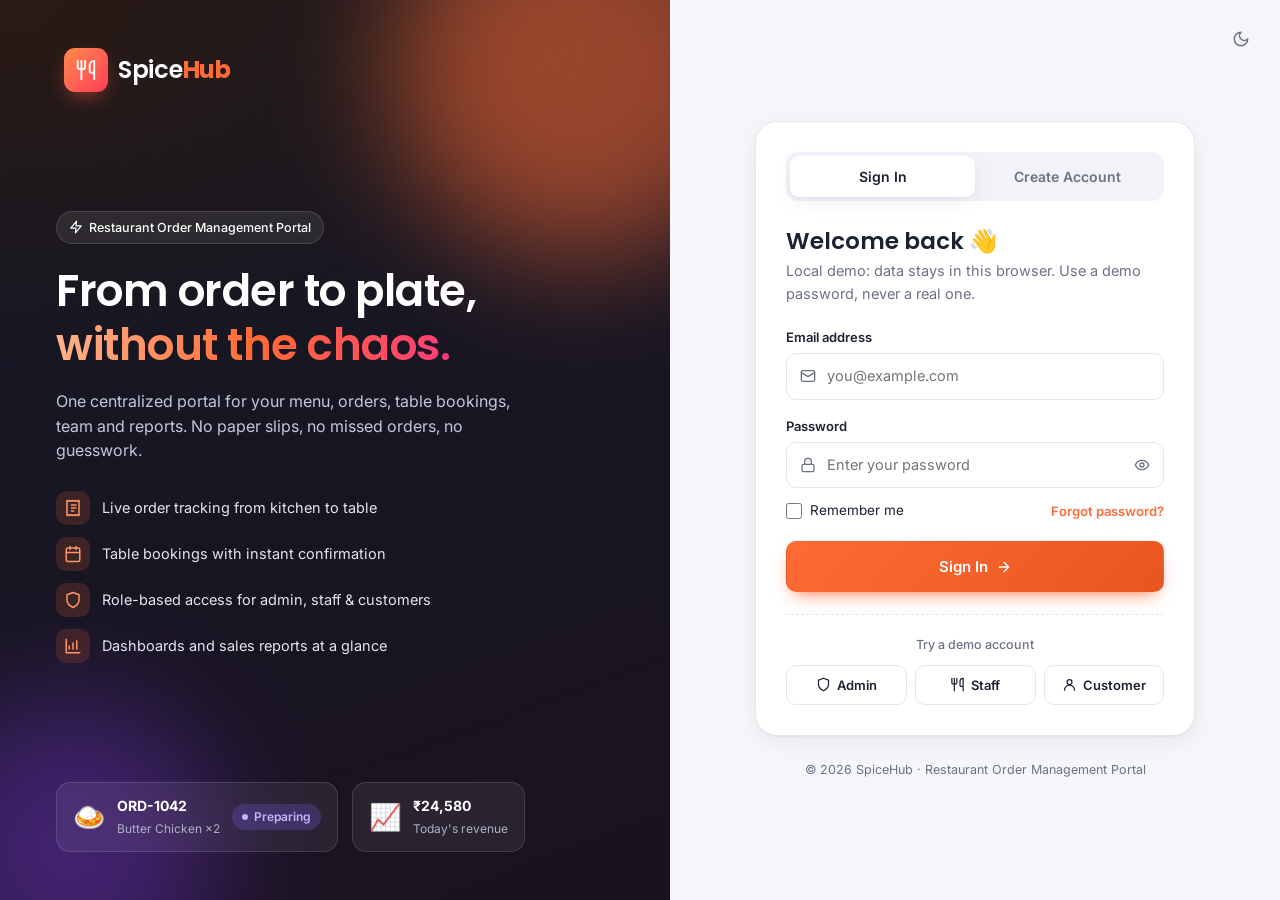
<file: index.html>
<!DOCTYPE html>
<html lang="en">
<head>
  <meta charset="UTF-8">
  <meta name="viewport" content="width=device-width, initial-scale=1.0">
  <meta name="description" content="SpiceHub — Restaurant Order Management Portal">
  <title>SpiceHub — Sign In</title>
  <link rel="preconnect" href="https://fonts.googleapis.com">
  <link rel="preconnect" href="https://fonts.gstatic.com" crossorigin>
  <link href="https://fonts.googleapis.com/css2?family=Inter:wght@400;500;600;700&family=Poppins:wght@500;600;700&display=swap" rel="stylesheet">
  <link rel="stylesheet" href="css/style.css">
  <script src="js/utils.js"></script>
  <script>Theme.init();</script>
</head>
<body class="auth-page">

  <div class="auth-wrap">
    <!-- ===== Left: brand / hero ===== -->
    <section class="auth-hero">
      <div class="hero-blob b1"></div>
      <div class="hero-blob b2"></div>

      <div class="brand brand-lg">
        <span class="brand-logo" data-icon="logo" data-size="22"></span>
        <span class="brand-name">Spice<b>Hub</b></span>
      </div>

      <div class="hero-content">
        <span class="hero-pill"><span data-icon="bolt" data-size="14"></span> Restaurant Order Management Portal</span>
        <h1>From order to plate, <span class="grad">without the chaos.</span></h1>
        <p>One centralized portal for your menu, orders, table bookings, team and reports. No paper slips, no missed orders, no guesswork.</p>

        <ul class="hero-features">
          <li><span data-icon="receipt"></span>Live order tracking from kitchen to table</li>
          <li><span data-icon="calendar"></span>Table bookings with instant confirmation</li>
          <li><span data-icon="shield"></span>Role-based access for admin, staff &amp; customers</li>
          <li><span data-icon="chart"></span>Dashboards and sales reports at a glance</li>
        </ul>
      </div>

      <div class="hero-float">
        <div class="float-card fc1">
          <span class="fc-emoji">🍛</span>
          <div><strong>ORD-1042</strong><small>Butter Chicken ×2</small></div>
          <span class="badge s-preparing">Preparing</span>
        </div>
        <div class="float-card fc2">
          <span class="fc-emoji">📈</span>
          <div><strong>₹24,580</strong><small>Today's revenue</small></div>
        </div>
      </div>
    </section>

    <!-- ===== Right: login / register ===== -->
    <section class="auth-panel">
      <button class="icon-btn theme-fab" id="themeBtn" aria-label="Toggle theme"></button>

      <div class="auth-card">
        <div class="brand mobile-brand">
          <span class="brand-logo" data-icon="logo" data-size="20"></span>
          <span class="brand-name">Spice<b>Hub</b></span>
        </div>

        <div class="tabs" role="tablist">
          <button class="tab active" data-tab="login" role="tab">Sign In</button>
          <button class="tab" data-tab="register" role="tab">Create Account</button>
          <span class="tab-indicator"></span>
        </div>

        <!-- Login form -->
        <form id="loginForm" class="auth-form active" novalidate>
          <h2>Welcome back 👋</h2>
          <p class="muted">Local demo: data stays in this browser. Use a demo password, never a real one.</p>

          <div class="field">
            <label for="loginEmail">Email address</label>
            <div class="input-icon"><span data-icon="mail" data-size="16"></span>
              <input id="loginEmail" name="email" type="email" placeholder="you@example.com" autocomplete="email">
            </div>
          </div>

          <div class="field">
            <label for="loginPassword">Password</label>
            <div class="input-icon"><span data-icon="lock" data-size="16"></span>
              <input id="loginPassword" name="password" type="password" placeholder="Enter your password" autocomplete="current-password">
              <button type="button" class="pw-toggle" aria-label="Show password" data-icon="eye" data-size="16"></button>
            </div>
          </div>

          <div class="row-between">
            <label class="check"><input type="checkbox" name="remember"> Remember me</label>
            <a href="#" id="forgotLink" class="link-sm">Forgot password?</a>
          </div>

          <button class="btn btn-primary btn-block btn-lg" type="submit">
            <span>Sign In</span><span data-icon="arrowRight" data-size="16"></span>
          </button>

          <div class="demo-box">
            <p>Try a demo account</p>
            <div class="demo-btns">
              <button type="button" data-demo="admin"><span data-icon="shield" data-size="15"></span>Admin</button>
              <button type="button" data-demo="staff"><span data-icon="utensils" data-size="15"></span>Staff</button>
              <button type="button" data-demo="customer"><span data-icon="user" data-size="15"></span>Customer</button>
            </div>
          </div>
        </form>

        <!-- Register form -->
        <form id="registerForm" class="auth-form" novalidate>
          <h2>Create your account</h2>
          <p class="muted">Create a local demo account. No real orders, bookings or secure authentication.</p>

          <div class="field">
            <label for="regName">Full name</label>
            <input id="regName" name="name" type="text" placeholder="e.g. Rahul Verma" autocomplete="name" maxlength="40">
          </div>
          <div class="form-grid">
            <div class="field">
              <label for="regEmail">Email</label>
              <input id="regEmail" name="email" type="email" placeholder="you@example.com" autocomplete="email">
            </div>
            <div class="field">
              <label for="regPhone">Mobile</label>
              <input id="regPhone" name="phone" type="tel" placeholder="10-digit number" maxlength="10" inputmode="numeric" autocomplete="tel">
            </div>
          </div>
          <div class="field">
            <label for="regPassword">Password</label>
            <div class="input-icon no-lead">
              <input id="regPassword" name="password" type="password" placeholder="At least 6 characters" autocomplete="new-password">
              <button type="button" class="pw-toggle" aria-label="Show password" data-icon="eye" data-size="16"></button>
            </div>
            <div class="strength" id="strength"><span></span><span></span><span></span><span></span></div>
            <small class="strength-label" id="strengthLabel"></small>
          </div>
          <div class="field">
            <label for="regConfirm">Confirm password</label>
            <input id="regConfirm" name="confirm" type="password" placeholder="Re-enter password" autocomplete="new-password">
          </div>
          <div class="field">
            <label class="check"><input type="checkbox" name="terms"> I agree to the terms of service</label>
          </div>

          <button class="btn btn-primary btn-block btn-lg" type="submit">
            <span>Create Account</span><span data-icon="arrowRight" data-size="16"></span>
          </button>
        </form>
      </div>

      <p class="auth-foot">© <span id="year"></span> SpiceHub · Restaurant Order Management Portal</p>
    </section>
  </div>

  <div id="toasts" class="toasts" aria-live="polite"></div>

  <script src="js/icons.js"></script>
  <script src="js/db.js"></script>
  <script src="js/auth.js"></script>
  <script src="js/login.js"></script>
</body>
</html>
</file>
<file: css/style.css>
/* ==========================================================
   SpiceHub — Restaurant Order Management Portal
   style.css : design tokens, layout, components, responsive
   ========================================================== */

/* ---------- 1. Design tokens (CSS variables) ---------- */
:root {
  --bg: #f5f6fa;
  --surface: #ffffff;
  --surface-2: #f1f3f8;
  --text: #1b2232;
  --muted: #6b7385;
  --border: #e4e7ef;

  --primary: #ff6b35;
  --primary-600: #e9551f;
  --primary-soft: #fff0e9;

  --success: #16a34a;  --success-soft: #e7f8ee;
  --warning: #d97706;  --warning-soft: #fef4e2;
  --danger:  #e5484d;  --danger-soft:  #fdecec;
  --info:    #2f6fed;  --info-soft:    #e9f0ff;
  --purple:  #7c5cf0;  --purple-soft:  #f0ecff;
  --teal:    #0e9f9a;  --teal-soft:    #e3f7f6;

  --sidebar: #121826;
  --sidebar-text: #aab3c5;

  --radius: 16px;
  --radius-sm: 10px;
  --shadow: 0 1px 2px rgba(16, 24, 40, .04), 0 6px 20px rgba(16, 24, 40, .06);
  --shadow-lg: 0 24px 60px -12px rgba(16, 24, 40, .25);
  --ease: cubic-bezier(.4, 0, .2, 1);
}

[data-theme="dark"] {
  --bg: #0c1018;
  --surface: #151b26;
  --surface-2: #1d2432;
  --text: #e7eaf0;
  --muted: #8d96a8;
  --border: #262e3e;
  --primary-soft: rgba(255, 107, 53, .14);
  --success-soft: rgba(22, 163, 74, .16);
  --warning-soft: rgba(217, 119, 6, .18);
  --danger-soft: rgba(229, 72, 77, .16);
  --info-soft: rgba(47, 111, 237, .18);
  --purple-soft: rgba(124, 92, 240, .2);
  --teal-soft: rgba(14, 159, 154, .18);
  --sidebar: #0a0e15;
  --shadow: 0 1px 2px rgba(0, 0, 0, .3), 0 8px 24px rgba(0, 0, 0, .25);
}

/* ---------- 2. Base ---------- */
*, *::before, *::after { box-sizing: border-box; margin: 0; padding: 0; }
html { scroll-behavior: smooth; }
body {
  font-family: 'Inter', system-ui, -apple-system, sans-serif;
  background: var(--bg);
  color: var(--text);
  font-size: 14.5px;
  line-height: 1.55;
  -webkit-font-smoothing: antialiased;
  transition: background .3s var(--ease), color .3s var(--ease);
}
body.no-scroll { overflow: hidden; }
[hidden] { display: none !important; }
h1, h2, h3, h4 { font-family: 'Poppins', 'Inter', sans-serif; font-weight: 600; line-height: 1.25; }
a { color: var(--primary); text-decoration: none; }
button { font: inherit; color: inherit; background: none; border: none; cursor: pointer; }
input, select, textarea { font: inherit; color: inherit; }
img { max-width: 100%; }
.ic { display: block; flex-shrink: 0; }
.muted { color: var(--muted); }
.small { font-size: 12.5px; }
.nowrap { white-space: nowrap; }
::selection { background: var(--primary); color: #fff; }
:focus-visible { outline: 2px solid var(--primary); outline-offset: 2px; }

/* ---------- 3. Buttons ---------- */
.btn {
  display: inline-flex; align-items: center; justify-content: center; gap: 8px;
  padding: 10px 18px; border-radius: var(--radius-sm);
  font-weight: 600; font-size: 14px; white-space: nowrap;
  border: 1px solid transparent;
  transition: transform .15s var(--ease), box-shadow .2s var(--ease), background .2s, color .2s, border-color .2s;
}
.btn:active { transform: scale(.97); }
.btn-primary {
  background: linear-gradient(135deg, var(--primary), var(--primary-600));
  color: #fff; box-shadow: 0 8px 18px -8px var(--primary);
}
.btn-primary:hover { transform: translateY(-1px); box-shadow: 0 12px 24px -10px var(--primary); }
.btn-ghost { background: var(--surface-2); color: var(--text); }
.btn-ghost:hover { background: var(--border); }
.btn-outline { background: var(--surface); border-color: var(--border); }
.btn-outline:hover { border-color: var(--primary); color: var(--primary); }
.btn-soft { background: var(--primary-soft); color: var(--primary-600); }
.btn-soft:hover { background: var(--primary); color: #fff; }
.btn-success { background: var(--success); color: #fff; }
.btn-danger { background: var(--danger); color: #fff; }
.btn-danger:hover, .btn-success:hover { filter: brightness(1.08); }
.btn-sm { padding: 6px 12px; font-size: 13px; border-radius: 8px; gap: 6px; }
.btn-lg { padding: 13px 22px; font-size: 15px; }
.btn-block { width: 100%; }
.btn:disabled { opacity: .55; cursor: not-allowed; transform: none !important; box-shadow: none; }
.btn.loading { position: relative; color: transparent !important; }
.btn.loading::after {
  content: ''; position: absolute; width: 18px; height: 18px;
  border: 2.5px solid rgba(255, 255, 255, .5); border-top-color: #fff;
  border-radius: 50%; animation: spin .7s linear infinite;
}

.icon-btn {
  width: 38px; height: 38px; border-radius: var(--radius-sm);
  display: inline-grid; place-items: center; position: relative;
  color: var(--muted); transition: background .2s, color .2s, transform .15s;
}
.icon-btn:hover { background: var(--surface-2); color: var(--text); }
.icon-btn:active { transform: scale(.92); }
.icon-btn.sm { width: 32px; height: 32px; border-radius: 8px; }
.icon-btn.danger:hover { background: var(--danger-soft); color: var(--danger); }
.icon-btn.success:hover { background: var(--success-soft); color: var(--success); }
.icon-btn.info:hover { background: var(--info-soft); color: var(--info); }

/* ---------- 4. Forms ---------- */
.field { display: flex; flex-direction: column; gap: 6px; margin-bottom: 16px; }
.field > label { font-size: 13px; font-weight: 600; }
.field input:not([type=checkbox]):not([type=radio]),
.field select, .field textarea, .select, .input {
  width: 100%; padding: 11px 14px;
  background: var(--surface); border: 1.5px solid var(--border); border-radius: var(--radius-sm);
  outline: none; transition: border-color .2s, box-shadow .2s;
}
.field textarea { resize: vertical; min-height: 80px; }
.field input:focus, .field select:focus, .field textarea:focus, .select:focus, .input:focus {
  border-color: var(--primary); box-shadow: 0 0 0 4px var(--primary-soft);
}
.field input:disabled { background: var(--surface-2); color: var(--muted); cursor: not-allowed; }
.field.invalid input, .field.invalid select, .field.invalid textarea {
  border-color: var(--danger); box-shadow: 0 0 0 4px var(--danger-soft);
  animation: shake .35s;
}
.field .error { color: var(--danger); font-size: 12.5px; font-weight: 500; }
.field .error:empty { display: none; }
.field .hint { color: var(--muted); font-size: 12px; }
.form-grid { display: grid; grid-template-columns: 1fr 1fr; gap: 0 14px; }
.span-2 { grid-column: span 2; }

.input-icon { position: relative; }
.input-icon > span:first-child {
  position: absolute; left: 14px; top: 50%; transform: translateY(-50%); color: var(--muted); pointer-events: none;
}
.input-icon input { padding-left: 40px !important; }
.input-icon.no-lead input { padding-left: 14px !important; }
.input-icon .pw-toggle + *, .input-icon:has(.pw-toggle) input { padding-right: 44px !important; }
.pw-toggle {
  position: absolute; right: 6px; top: 50%; transform: translateY(-50%);
  width: 32px; height: 32px; border-radius: 8px; display: grid; place-items: center; color: var(--muted);
}
.pw-toggle:hover { background: var(--surface-2); color: var(--text); }

.check { display: inline-flex; align-items: center; gap: 8px; font-size: 13.5px; cursor: pointer; user-select: none; }
.check input { accent-color: var(--primary); width: 16px; height: 16px; cursor: pointer; }

/* Toggle switch */
.switch { position: relative; display: inline-block; width: 38px; height: 22px; flex-shrink: 0; }
.switch input { opacity: 0; width: 0; height: 0; }
.switch span {
  position: absolute; inset: 0; background: var(--border); border-radius: 99px; cursor: pointer; transition: background .25s;
}
.switch span::before {
  content: ''; position: absolute; width: 16px; height: 16px; left: 3px; top: 3px;
  background: #fff; border-radius: 50%; box-shadow: 0 1px 3px rgba(0, 0, 0, .25); transition: transform .25s var(--ease);
}
.switch input:checked + span { background: var(--success); }
.switch input:checked + span::before { transform: translateX(16px); }

/* Segmented radio control */
.segmented { display: flex; background: var(--surface-2); padding: 4px; border-radius: 12px; gap: 4px; }
.segmented label { flex: 1; }
.segmented input { position: absolute; opacity: 0; pointer-events: none; }
.segmented span {
  display: block; text-align: center; padding: 8px 6px; border-radius: 9px;
  font-size: 13px; font-weight: 600; color: var(--muted); cursor: pointer; transition: all .2s;
}
.segmented input:checked + span { background: var(--surface); color: var(--primary-600); box-shadow: var(--shadow); }

/* ---------- 5. Auth page ---------- */
.auth-page { min-height: 100vh; }
.auth-wrap { display: grid; grid-template-columns: 1.1fr 1fr; min-height: 100vh; }

.auth-hero {
  position: relative; overflow: hidden; color: #fff;
  background: radial-gradient(1200px 600px at 0% 0%, #2a1a14 0%, transparent 60%), linear-gradient(160deg, #141925 0%, #1b1220 100%);
  padding: 48px 56px; display: flex; flex-direction: column; justify-content: space-between; gap: 40px;
}
.hero-blob { position: absolute; border-radius: 50%; filter: blur(60px); opacity: .55; animation: float 9s ease-in-out infinite; }
.hero-blob.b1 { width: 380px; height: 380px; background: #ff6b35; top: -120px; right: -100px; }
.hero-blob.b2 { width: 300px; height: 300px; background: #8b3dff; bottom: -100px; left: -80px; animation-delay: -4s; opacity: .35; }
.hero-content { position: relative; max-width: 520px; }
.hero-pill {
  display: inline-flex; align-items: center; gap: 6px; padding: 6px 12px; border-radius: 99px;
  background: rgba(255, 255, 255, .08); border: 1px solid rgba(255, 255, 255, .14); font-size: 12.5px; font-weight: 500;
}
.hero-content h1 { font-size: clamp(30px, 3.4vw, 46px); margin: 20px 0 16px; letter-spacing: -.5px; }
.grad { background: linear-gradient(90deg, #ffb38a, #ff6b35 50%, #ff3d77); -webkit-background-clip: text; background-clip: text; color: transparent; }
.hero-content > p { color: #c3c9d6; font-size: 16px; max-width: 460px; }
.hero-features { list-style: none; margin-top: 28px; display: grid; gap: 12px; }
.hero-features li { display: flex; align-items: center; gap: 12px; color: #e3e6ee; }
.hero-features li span {
  width: 34px; height: 34px; border-radius: 10px; display: grid; place-items: center;
  background: rgba(255, 107, 53, .16); color: #ff9566;
}
.hero-float { position: relative; display: flex; gap: 14px; flex-wrap: wrap; }
.float-card {
  display: flex; align-items: center; gap: 12px; padding: 12px 16px; border-radius: 14px;
  background: rgba(255, 255, 255, .07); border: 1px solid rgba(255, 255, 255, .12); backdrop-filter: blur(10px);
  animation: float 6s ease-in-out infinite;
}
.float-card.fc2 { animation-delay: -3s; }
.float-card strong { display: block; font-size: 14px; }
.float-card small { color: #aab3c5; font-size: 12px; }
.fc-emoji { font-size: 26px; }

.auth-panel { position: relative; display: flex; flex-direction: column; align-items: center; justify-content: center; padding: 40px 24px; }
.theme-fab { position: absolute; top: 20px; right: 20px; }
.auth-card {
  width: 100%; max-width: 440px; background: var(--surface); border: 1px solid var(--border);
  border-radius: 22px; padding: 30px; box-shadow: var(--shadow); animation: rise .5s var(--ease);
}
.auth-foot { margin-top: 24px; color: var(--muted); font-size: 12.5px; text-align: center; }
.auth-card .mobile-brand { display: none; margin-bottom: 20px; }

.tabs { position: relative; display: grid; grid-template-columns: 1fr 1fr; background: var(--surface-2); padding: 4px; border-radius: 12px; margin-bottom: 26px; }
.tab { position: relative; z-index: 1; padding: 10px; font-weight: 600; font-size: 14px; color: var(--muted); border-radius: 9px; transition: color .25s; }
.tab.active { color: var(--text); }
.tab-indicator {
  position: absolute; top: 4px; left: 4px; width: calc(50% - 4px); height: calc(100% - 8px);
  background: var(--surface); border-radius: 9px; box-shadow: var(--shadow); transition: transform .35s var(--ease);
}
.tabs[data-active="register"] .tab-indicator { transform: translateX(100%); }

.auth-form { display: none; }
.auth-form.active { display: block; animation: fadeUp .4s var(--ease); }
.auth-form h2 { font-size: 23px; margin-bottom: 4px; }
.auth-form > p.muted { margin-bottom: 22px; }
.row-between { display: flex; justify-content: space-between; align-items: center; margin: -4px 0 20px; gap: 12px; }
.link-sm { font-size: 13px; font-weight: 600; }
.demo-box { margin-top: 22px; padding-top: 20px; border-top: 1px dashed var(--border); text-align: center; }
.demo-box p { font-size: 12.5px; color: var(--muted); margin-bottom: 10px; font-weight: 500; }
.demo-btns { display: grid; grid-template-columns: repeat(3, 1fr); gap: 8px; }
.demo-btns button {
  display: flex; align-items: center; justify-content: center; gap: 6px; padding: 9px 6px;
  border: 1.5px solid var(--border); border-radius: 10px; font-size: 13px; font-weight: 600; transition: all .2s;
}
.demo-btns button:hover { border-color: var(--primary); color: var(--primary); background: var(--primary-soft); transform: translateY(-2px); }

.strength { display: grid; grid-template-columns: repeat(4, 1fr); gap: 5px; margin-top: 4px; }
.strength span { height: 4px; border-radius: 4px; background: var(--border); transition: background .3s; }
.strength[data-score="1"] span:nth-child(-n+1) { background: var(--danger); }
.strength[data-score="2"] span:nth-child(-n+2) { background: var(--warning); }
.strength[data-score="3"] span:nth-child(-n+3) { background: #84cc16; }
.strength[data-score="4"] span { background: var(--success); }
.strength-label { font-size: 12px; color: var(--muted); }

/* ---------- 6. App shell ---------- */
.app { display: flex; min-height: 100vh; }

.sidebar {
  position: fixed; inset: 0 auto 0 0; width: 264px; z-index: 60;
  background: var(--sidebar); color: var(--sidebar-text);
  display: flex; flex-direction: column; padding: 22px 16px;
  transition: transform .35s var(--ease);
}
.brand { display: flex; align-items: center; gap: 10px; padding: 0 8px; }
.brand-logo {
  width: 38px; height: 38px; border-radius: 11px; display: grid; place-items: center; color: #fff;
  background: linear-gradient(135deg, #ff8a4c, #ff3d5a); box-shadow: 0 8px 20px -6px rgba(255, 90, 60, .6);
}
.brand-name { font-family: 'Poppins', sans-serif; font-size: 20px; font-weight: 600; color: var(--text); letter-spacing: -.3px; }
.brand-name b { color: var(--primary); font-weight: 700; }
.sidebar .brand-name, .auth-hero .brand-name { color: #fff; }
.brand-lg .brand-logo { width: 44px; height: 44px; }
.brand-lg .brand-name { font-size: 24px; }

.nav-label { font-size: 11px; text-transform: uppercase; letter-spacing: 1.2px; color: #5d6679; margin: 30px 12px 10px; font-weight: 600; }
.nav { display: flex; flex-direction: column; gap: 4px; }
.nav-link {
  position: relative; display: flex; align-items: center; gap: 12px; padding: 11px 14px;
  border-radius: 11px; color: var(--sidebar-text); font-weight: 500; transition: background .2s, color .2s;
}
.nav-link:hover { background: rgba(255, 255, 255, .05); color: #fff; }
.nav-link.active { background: linear-gradient(90deg, rgba(255, 107, 53, .22), rgba(255, 107, 53, .06)); color: #fff; }
.nav-link.active::before {
  content: ''; position: absolute; left: -16px; top: 8px; bottom: 8px; width: 4px; border-radius: 0 4px 4px 0; background: var(--primary);
}
.nav-link.active .ic { color: var(--primary); }
.nav-badge {
  margin-left: auto; min-width: 22px; height: 22px; padding: 0 7px; border-radius: 99px;
  background: var(--primary); color: #fff; font-size: 11.5px; font-weight: 700; display: grid; place-items: center;
}
.nav-badge:empty { display: none; }

.sidebar-user {
  margin-top: auto; display: flex; align-items: center; gap: 10px; padding: 12px;
  background: rgba(255, 255, 255, .04); border: 1px solid rgba(255, 255, 255, .06); border-radius: 14px;
}
.su-info { flex: 1; min-width: 0; }
.su-info strong { display: block; color: #fff; font-size: 13.5px; white-space: nowrap; overflow: hidden; text-overflow: ellipsis; }
.sidebar-user .icon-btn { color: var(--sidebar-text); }
.sidebar-user .icon-btn:hover { background: rgba(229, 72, 77, .15); color: #ff7a7e; }

.avatar {
  width: 38px; height: 38px; border-radius: 11px; flex-shrink: 0; display: grid; place-items: center;
  font-weight: 700; font-size: 13.5px; color: #fff; background: linear-gradient(135deg, #7c5cf0, #2f6fed);
}
.avatar.xl { width: 84px; height: 84px; border-radius: 24px; font-size: 28px; }
.avatar.c1 { background: linear-gradient(135deg, #ff8a4c, #ff3d5a); }
.avatar.c2 { background: linear-gradient(135deg, #10b981, #0e9f9a); }
.avatar.c3 { background: linear-gradient(135deg, #f59e0b, #ef4444); }

.role-tag {
  display: inline-block; font-size: 10.5px; font-weight: 700; letter-spacing: .6px; text-transform: uppercase;
  padding: 2px 8px; border-radius: 6px;
}
.role-admin { background: rgba(255, 107, 53, .18); color: #ff8a5c; }
.role-staff { background: rgba(47, 111, 237, .2); color: #6b9bff; }
.role-customer { background: rgba(16, 185, 129, .18); color: #34d399; }

.main { flex: 1; min-width: 0; margin-left: 264px; }
.topbar {
  position: sticky; top: 0; z-index: 40; display: flex; align-items: center; gap: 14px;
  padding: 16px 32px; border-bottom: 1px solid var(--border);
  background: color-mix(in srgb, var(--bg) 82%, transparent); backdrop-filter: blur(14px); -webkit-backdrop-filter: blur(14px);
}
.topbar-title { flex: 1; min-width: 0; }
.topbar-title h1 { font-size: 22px; }
.topbar-title p { color: var(--muted); font-size: 13px; white-space: nowrap; overflow: hidden; text-overflow: ellipsis; }
.topbar-actions { display: flex; align-items: center; gap: 6px; }
.count-badge {
  position: absolute; top: 2px; right: 2px; min-width: 18px; height: 18px; padding: 0 5px;
  border-radius: 99px; background: var(--primary); color: #fff; font-size: 10.5px; font-weight: 700;
  display: grid; place-items: center; border: 2px solid var(--bg);
}
.count-badge.bump { animation: bump .45s var(--ease); }
.count-badge:empty, .count-badge[data-n="0"] { display: none; }
.mobile-only { display: none !important; }

.view { padding: 28px 32px 56px; max-width: 1440px; }
.view.enter { animation: fadeUp .4s var(--ease); }

.overlay { position: fixed; inset: 0; background: rgba(8, 12, 20, .5); backdrop-filter: blur(2px); z-index: 55; opacity: 0; pointer-events: none; transition: opacity .3s; }
.overlay.show { opacity: 1; pointer-events: auto; }

/* ---------- 7. Cards, grids, stats ---------- */
.card { background: var(--surface); border: 1px solid var(--border); border-radius: var(--radius); padding: 22px; box-shadow: var(--shadow); }
.card.p0 { padding: 0; overflow: hidden; }
.card-head { display: flex; align-items: center; justify-content: space-between; gap: 12px; margin-bottom: 18px; flex-wrap: wrap; }
.card-head h3 { font-size: 16.5px; }
.card-head p { font-size: 13px; }
.stack { display: grid; gap: 22px; }
.grid-2 { display: grid; grid-template-columns: 1.4fr 1fr; gap: 22px; }
.grid-2.even { grid-template-columns: 1fr 1fr; }
.view > * + * { margin-top: 22px; }

.stats-grid { display: grid; grid-template-columns: repeat(4, 1fr); gap: 18px; }
.stat-card {
  position: relative; overflow: hidden; display: flex; gap: 16px; align-items: flex-start;
  background: var(--surface); border: 1px solid var(--border); border-radius: var(--radius); padding: 20px;
  box-shadow: var(--shadow); transition: transform .25s var(--ease), box-shadow .25s;
}
.stat-card:hover { transform: translateY(-3px); box-shadow: var(--shadow-lg); }
.stat-card::after {
  content: ''; position: absolute; right: -30px; bottom: -30px; width: 110px; height: 110px; border-radius: 50%;
  background: var(--c-soft); opacity: .7;
}
.stat-icon { width: 46px; height: 46px; border-radius: 13px; display: grid; place-items: center; background: var(--c-soft); color: var(--c); flex-shrink: 0; }
.stat-label { color: var(--muted); font-size: 13px; font-weight: 500; }
.stat-value { font-size: 25px; margin: 2px 0; letter-spacing: -.5px; }
.stat-sub { font-size: 12.5px; color: var(--muted); }
.c-orange { --c: var(--primary); --c-soft: var(--primary-soft); }
.c-green  { --c: var(--success); --c-soft: var(--success-soft); }
.c-amber  { --c: var(--warning); --c-soft: var(--warning-soft); }
.c-blue   { --c: var(--info);    --c-soft: var(--info-soft); }
.c-purple { --c: var(--purple);  --c-soft: var(--purple-soft); }
.c-red    { --c: var(--danger);  --c-soft: var(--danger-soft); }

/* Customer hero banner */
.welcome {
  position: relative; overflow: hidden; border-radius: 22px; padding: 32px; color: #fff;
  background: linear-gradient(120deg, #ff6b35 0%, #ff3d5a 60%, #b23cff 130%);
  display: flex; justify-content: space-between; align-items: center; gap: 20px;
}
.welcome h2 { font-size: 26px; margin-bottom: 6px; }
.welcome p { opacity: .9; max-width: 460px; }
.welcome .actions { display: flex; gap: 10px; margin-top: 18px; flex-wrap: wrap; }
.welcome .btn-white { background: #fff; color: #e2462a; }
.welcome .btn-white:hover { transform: translateY(-1px); box-shadow: 0 10px 20px -10px rgba(0, 0, 0, .4); }
.welcome .btn-glass { background: rgba(255, 255, 255, .18); color: #fff; border-color: rgba(255, 255, 255, .3); }
.welcome .btn-glass:hover { background: rgba(255, 255, 255, .28); }
.welcome-emoji { font-size: 92px; line-height: 1; filter: drop-shadow(0 12px 18px rgba(0, 0, 0, .25)); animation: float 5s ease-in-out infinite; }
.welcome::before { content: ''; position: absolute; width: 320px; height: 320px; border-radius: 50%; background: rgba(255, 255, 255, .1); right: -80px; top: -140px; }

/* ---------- 8. Badges, chips ---------- */
.badge {
  display: inline-flex; align-items: center; gap: 6px; padding: 4px 10px; border-radius: 99px;
  font-size: 12px; font-weight: 600; white-space: nowrap; background: var(--b-soft); color: var(--b);
}
.badge::before { content: ''; width: 6px; height: 6px; border-radius: 50%; background: currentColor; }
.s-pending   { --b: var(--warning); --b-soft: var(--warning-soft); }
.s-confirmed { --b: var(--info);    --b-soft: var(--info-soft); }
.s-preparing { --b: var(--purple);  --b-soft: var(--purple-soft); }
.s-ready     { --b: var(--teal);    --b-soft: var(--teal-soft); }
.s-completed { --b: var(--success); --b-soft: var(--success-soft); }
.s-cancelled { --b: var(--danger);  --b-soft: var(--danger-soft); }
.s-active    { --b: var(--success); --b-soft: var(--success-soft); }
.s-inactive  { --b: var(--muted);   --b-soft: var(--surface-2); }
.auth-hero .badge.s-preparing { background: rgba(124, 92, 240, .25); color: #c4b5ff; }

.tag {
  display: inline-flex; align-items: center; gap: 4px; padding: 3px 9px; border-radius: 7px;
  font-size: 12px; font-weight: 600; background: var(--surface-2); color: var(--muted);
}
.diet { width: 16px; height: 16px; border: 1.5px solid; border-radius: 3px; display: inline-grid; place-items: center; background: #fff; }
.diet::after { content: ''; width: 7px; height: 7px; border-radius: 50%; background: currentColor; }
.diet.veg { color: #16a34a; }
.diet.nonveg { color: #b4232a; }

.chips { display: flex; gap: 8px; overflow-x: auto; padding-bottom: 2px; scrollbar-width: none; }
.chips::-webkit-scrollbar { display: none; }
.chip {
  display: inline-flex; align-items: center; gap: 8px; padding: 8px 16px; border-radius: 99px; white-space: nowrap;
  border: 1.5px solid var(--border); background: var(--surface); font-weight: 600; font-size: 13.5px; color: var(--muted); transition: all .2s;
}
.chip:hover { border-color: var(--primary); color: var(--primary); }
.chip.active { background: var(--text); border-color: var(--text); color: var(--bg); }
.chip .n { font-size: 11.5px; padding: 1px 7px; border-radius: 99px; background: var(--surface-2); color: var(--muted); }
.chip.active .n { background: rgba(255, 255, 255, .2); color: inherit; }
[data-theme="dark"] .chip.active .n { background: rgba(0, 0, 0, .15); }

/* ---------- 9. Toolbar & search ---------- */
.toolbar { display: flex; gap: 12px; align-items: center; flex-wrap: wrap; }
.toolbar .spacer { flex: 1; }
.search { position: relative; flex: 1; min-width: 220px; max-width: 420px; }
.search .ic { position: absolute; left: 14px; top: 50%; transform: translateY(-50%); color: var(--muted); pointer-events: none; }
.search input {
  width: 100%; padding: 11px 14px 11px 42px; border-radius: 12px;
  background: var(--surface); border: 1.5px solid var(--border); outline: none; transition: border-color .2s, box-shadow .2s;
}
.search input:focus { border-color: var(--primary); box-shadow: 0 0 0 4px var(--primary-soft); }
.select { width: auto; padding: 10px 36px 10px 14px; border-radius: 12px; cursor: pointer; appearance: none;
  background-image: url("data:image/svg+xml,%3Csvg xmlns='http://www.w3.org/2000/svg' width='12' height='12' viewBox='0 0 24 24' fill='none' stroke='%236b7385' stroke-width='2.5'%3E%3Cpath d='m6 9 6 6 6-6'/%3E%3C/svg%3E");
  background-repeat: no-repeat; background-position: right 13px center;
}
.field select { appearance: none; padding-right: 36px;
  background-image: url("data:image/svg+xml,%3Csvg xmlns='http://www.w3.org/2000/svg' width='12' height='12' viewBox='0 0 24 24' fill='none' stroke='%236b7385' stroke-width='2.5'%3E%3Cpath d='m6 9 6 6 6-6'/%3E%3C/svg%3E");
  background-repeat: no-repeat; background-position: right 13px center;
}
input[type=date].select { padding-right: 14px; background-image: none; }
.result-count { font-size: 13px; color: var(--muted); }

/* ---------- 10. Tables ---------- */
.table-wrap { overflow-x: auto; }
.table { width: 100%; border-collapse: collapse; }
.table th {
  text-align: left; font-size: 12px; text-transform: uppercase; letter-spacing: .6px; color: var(--muted);
  font-weight: 600; padding: 14px 18px; background: var(--surface-2); white-space: nowrap;
}
.table td { padding: 14px 18px; border-top: 1px solid var(--border); vertical-align: middle; }
.table tbody tr { transition: background .15s; }
.table tbody tr:hover { background: color-mix(in srgb, var(--surface-2) 60%, transparent); }
.table tbody tr.row-in { animation: fadeUp .35s var(--ease) both; }
.code { font-family: ui-monospace, 'SF Mono', Menlo, monospace; font-weight: 600; font-size: 13px; }
.cell-user { display: flex; align-items: center; gap: 12px; }
.cell-user .avatar { width: 34px; height: 34px; border-radius: 10px; font-size: 12px; }
.cell-user strong { display: block; font-weight: 600; }
.cell-user small { color: var(--muted); font-size: 12.5px; }
.row-actions { display: flex; gap: 4px; align-items: center; justify-content: flex-end; flex-wrap: wrap; }
.items-preview { max-width: 240px; white-space: nowrap; overflow: hidden; text-overflow: ellipsis; color: var(--muted); font-size: 13px; }

/* ---------- 11. Menu grid ---------- */
.menu-grid { display: grid; grid-template-columns: repeat(auto-fill, minmax(250px, 1fr)); gap: 20px; }
.menu-card {
  background: var(--surface); border: 1px solid var(--border); border-radius: 18px; overflow: hidden;
  display: flex; flex-direction: column; box-shadow: var(--shadow);
  transition: transform .3s var(--ease), box-shadow .3s; animation: fadeUp .4s var(--ease) both;
}
.menu-card:hover { transform: translateY(-4px); box-shadow: var(--shadow-lg); }
.menu-thumb {
  position: relative; height: 140px; display: grid; place-items: center;
  background: radial-gradient(circle at 30% 20%, hsl(var(--hue) 95% 94%), hsl(var(--hue) 85% 84%));
}
[data-theme="dark"] .menu-thumb { background: radial-gradient(circle at 30% 20%, hsl(var(--hue) 45% 26%), hsl(var(--hue) 40% 16%)); }
.menu-thumb > span.emoji { font-size: 64px; filter: drop-shadow(0 10px 12px rgba(0, 0, 0, .18)); transition: transform .4s var(--ease); }
.menu-card:hover .emoji { transform: scale(1.12) rotate(-6deg); }
.menu-thumb .diet { position: absolute; top: 12px; left: 12px; }
.menu-thumb .sold {
  position: absolute; inset: 0; display: grid; place-items: center; background: rgba(15, 18, 26, .55);
  color: #fff; font-weight: 700; letter-spacing: 1px; text-transform: uppercase; font-size: 13px;
}
.menu-thumb .in-cart {
  position: absolute; top: 10px; right: 10px; background: var(--primary); color: #fff;
  font-size: 12px; font-weight: 700; padding: 3px 10px; border-radius: 99px;
}
.menu-info { padding: 16px; display: flex; flex-direction: column; gap: 8px; flex: 1; }
.menu-top { display: flex; justify-content: space-between; gap: 10px; align-items: flex-start; }
.menu-top h4 { font-size: 15.5px; }
.price { font-weight: 700; color: var(--primary-600); white-space: nowrap; font-size: 15px; }
[data-theme="dark"] .price { color: var(--primary); }
.menu-info .desc { font-size: 13px; flex: 1; display: -webkit-box; -webkit-line-clamp: 2; -webkit-box-orient: vertical; overflow: hidden; }
.menu-actions { display: flex; align-items: center; justify-content: space-between; gap: 8px; margin-top: 6px; }
.menu-actions .grp { display: flex; align-items: center; gap: 4px; }

.stepper { display: inline-flex; align-items: center; background: var(--primary-soft); border-radius: 10px; padding: 3px; }
.stepper button { width: 28px; height: 28px; border-radius: 8px; display: grid; place-items: center; color: var(--primary-600); transition: background .2s; }
.stepper button:hover { background: var(--primary); color: #fff; }
.stepper span { min-width: 28px; text-align: center; font-weight: 700; font-size: 14px; }

/* ---------- 12. Live order board (kanban) ---------- */
.board { display: grid; grid-template-columns: repeat(4, minmax(220px, 1fr)); gap: 16px; overflow-x: auto; padding-bottom: 4px; }
.board-col { background: var(--surface-2); border-radius: 14px; padding: 12px; min-height: 140px; }
.board-col h4 { display: flex; align-items: center; gap: 8px; font-size: 13.5px; margin: 2px 4px 12px; }
.board-col h4 .dot { width: 8px; height: 8px; border-radius: 50%; background: var(--b); }
.board-col h4 .n { margin-left: auto; font-size: 12px; color: var(--muted); background: var(--surface); padding: 1px 8px; border-radius: 99px; }
.board-list { display: grid; gap: 10px; max-height: 420px; overflow-y: auto; }
.ticket {
  background: var(--surface); border: 1px solid var(--border); border-radius: 12px; padding: 12px;
  border-left: 3px solid var(--b); animation: fadeUp .35s var(--ease) both; transition: box-shadow .2s, transform .2s;
}
.ticket:hover { box-shadow: var(--shadow); transform: translateY(-1px); }
.ticket-top { display: flex; justify-content: space-between; align-items: center; gap: 8px; }
.ticket p { font-size: 12.5px; color: var(--muted); margin: 6px 0 10px; }
.ticket-foot { display: flex; justify-content: space-between; align-items: center; gap: 8px; }
.ticket-foot small { color: var(--muted); font-size: 11.5px; }
.board-empty { text-align: center; color: var(--muted); font-size: 12.5px; padding: 26px 0; }

/* ---------- 13. Order tracker & timeline ---------- */
.tracker { display: flex; align-items: flex-start; margin: 8px 0 4px; }
.tracker .step { flex: 1; display: flex; flex-direction: column; align-items: center; gap: 6px; position: relative; text-align: center; }
.tracker .step:not(:last-child)::after {
  content: ''; position: absolute; top: 13px; left: calc(50% + 16px); right: calc(-50% + 16px); height: 3px; border-radius: 3px;
  background: var(--border);
}
.tracker .step.done:not(:last-child)::after { background: var(--success); }
.tracker .dot {
  width: 28px; height: 28px; border-radius: 50%; display: grid; place-items: center; font-size: 12px; font-weight: 700;
  background: var(--surface-2); color: var(--muted); border: 2px solid var(--border); position: relative; z-index: 1;
}
.tracker .done .dot { background: var(--success); border-color: var(--success); color: #fff; }
.tracker .current .dot { background: var(--primary); border-color: var(--primary); color: #fff; box-shadow: 0 0 0 0 var(--primary); animation: pulse 1.8s infinite; }
.tracker .lbl { font-size: 11.5px; font-weight: 600; color: var(--muted); }
.tracker .done .lbl, .tracker .current .lbl { color: var(--text); }
.tracker-cancelled { display: flex; align-items: center; gap: 8px; color: var(--danger); background: var(--danger-soft); padding: 10px 14px; border-radius: 10px; font-weight: 600; font-size: 13px; }

.active-order { padding: 16px; border: 1px solid var(--border); border-radius: 14px; }
.active-order + .active-order { margin-top: 12px; }
.active-order-head { display: flex; justify-content: space-between; align-items: center; gap: 10px; margin-bottom: 12px; flex-wrap: wrap; }

.timeline { list-style: none; position: relative; padding-left: 22px; }
.timeline::before { content: ''; position: absolute; left: 6px; top: 6px; bottom: 6px; width: 2px; background: var(--border); }
.timeline li { position: relative; padding-bottom: 14px; }
.timeline li:last-child { padding-bottom: 0; }
.timeline li::before {
  content: ''; position: absolute; left: -21px; top: 4px; width: 12px; height: 12px; border-radius: 50%;
  background: var(--b, var(--muted)); border: 2px solid var(--surface); box-shadow: 0 0 0 2px var(--b, var(--muted));
}
.timeline strong { font-size: 13.5px; }
.timeline small { display: block; color: var(--muted); font-size: 12px; }

/* ---------- 14. Detail blocks (modal content) ---------- */
.detail-grid { display: grid; grid-template-columns: repeat(2, 1fr); gap: 12px; margin-bottom: 18px; }
.detail-grid > div { background: var(--surface-2); border-radius: 12px; padding: 12px 14px; }
.detail-grid span { display: block; font-size: 11.5px; text-transform: uppercase; letter-spacing: .5px; color: var(--muted); font-weight: 600; }
.detail-grid strong { font-size: 14px; font-weight: 600; word-break: break-word; }
.section-title { font-size: 13px; text-transform: uppercase; letter-spacing: .6px; color: var(--muted); margin: 20px 0 10px; font-weight: 600; font-family: 'Inter', sans-serif; }
.line-items { width: 100%; border-collapse: collapse; }
.line-items td { padding: 9px 0; border-bottom: 1px dashed var(--border); font-size: 14px; }
.line-items td:last-child { text-align: right; font-weight: 600; }
.line-items .qty { color: var(--muted); width: 50px; }
.totals { margin-top: 12px; display: grid; gap: 6px; }
.totals div { display: flex; justify-content: space-between; font-size: 14px; color: var(--muted); }
.totals .grand { color: var(--text); font-size: 17px; font-weight: 700; padding-top: 8px; border-top: 1px solid var(--border); margin-top: 4px; }
.note-box { background: var(--warning-soft); color: var(--text); border-radius: 10px; padding: 10px 14px; font-size: 13.5px; }
.status-update { display: flex; gap: 10px; align-items: center; background: var(--surface-2); padding: 12px; border-radius: 12px; margin-top: 18px; flex-wrap: wrap; }
.status-update .select { flex: 1; min-width: 160px; }

/* ---------- 15. Modal ---------- */
.modal-backdrop {
  position: fixed; inset: 0; z-index: 100; display: grid; place-items: center; padding: 20px;
  background: rgba(8, 12, 20, .55); backdrop-filter: blur(4px); opacity: 0; transition: opacity .25s;
}
.modal-backdrop.show { opacity: 1; }
.modal {
  width: 100%; max-width: 560px; max-height: calc(100vh - 40px); display: flex; flex-direction: column;
  background: var(--surface); border: 1px solid var(--border); border-radius: 20px; box-shadow: var(--shadow-lg);
  transform: translateY(16px) scale(.98); transition: transform .3s var(--ease);
}
.modal-backdrop.show .modal { transform: none; }
.modal.sm { max-width: 420px; }
.modal.lg { max-width: 720px; }
.modal-head { display: flex; align-items: center; justify-content: space-between; padding: 18px 22px; border-bottom: 1px solid var(--border); }
.modal-head h3 { font-size: 17px; }
.modal-body { padding: 22px; overflow-y: auto; }
.modal-foot { display: flex; justify-content: flex-end; gap: 10px; padding: 16px 22px; border-top: 1px solid var(--border); flex-wrap: wrap; }
.modal-foot .left { margin-right: auto; }
.confirm-body { display: flex; gap: 14px; align-items: flex-start; }
.confirm-body p { padding-top: 8px; color: var(--muted); }
.confirm-icon { width: 44px; height: 44px; border-radius: 12px; display: grid; place-items: center; flex-shrink: 0; background: var(--info-soft); color: var(--info); }
.confirm-icon.danger { background: var(--danger-soft); color: var(--danger); }

/* ---------- 16. Cart drawer ---------- */
.drawer {
  position: fixed; top: 0; right: 0; bottom: 0; width: 420px; max-width: 100%; z-index: 90;
  background: var(--surface); border-left: 1px solid var(--border); box-shadow: var(--shadow-lg);
  display: flex; flex-direction: column; transform: translateX(100%); visibility: hidden;
  transition: transform .4s var(--ease), visibility 0s .4s;
}
.drawer.open { transform: none; visibility: visible; transition: transform .4s var(--ease); }
.drawer-backdrop { position: fixed; inset: 0; z-index: 85; background: rgba(8, 12, 20, .45); opacity: 0; pointer-events: none; transition: opacity .3s; }
.drawer-backdrop.show { opacity: 1; pointer-events: auto; }
.drawer-head { display: flex; align-items: center; justify-content: space-between; padding: 20px 22px; border-bottom: 1px solid var(--border); }
.drawer-head h3 { font-size: 18px; display: flex; align-items: center; gap: 10px; }
.drawer-body { flex: 1; overflow-y: auto; padding: 18px 22px; }
.drawer-foot { padding: 18px 22px; border-top: 1px solid var(--border); background: var(--surface); }
.cart-line { display: flex; align-items: center; gap: 12px; padding: 12px 0; border-bottom: 1px solid var(--border); animation: fadeUp .3s var(--ease) both; }
.cart-line .emoji { width: 46px; height: 46px; border-radius: 12px; display: grid; place-items: center; font-size: 26px; background: var(--surface-2); }
.cart-line .info { flex: 1; min-width: 0; }
.cart-line .info strong { display: block; font-size: 14px; }
.cart-line .info small { color: var(--muted); }
.cart-form { margin-top: 18px; }

/* ---------- 17. Charts (pure CSS) ---------- */
.bar-chart { display: flex; align-items: flex-end; gap: 6px; height: 240px; padding-top: 24px; }
.bar-col { flex: 1; height: 100%; display: flex; flex-direction: column; justify-content: flex-end; align-items: center; gap: 8px; min-width: 0; }
.bar {
  width: 100%; max-width: 38px; height: var(--h); min-height: 3px; border-radius: 8px 8px 4px 4px; position: relative;
  background: linear-gradient(180deg, #ff8a4c, var(--primary-600)); transform-origin: bottom; animation: grow .8s var(--ease) both;
}
.bar:hover { filter: brightness(1.1); }
.bar .tip {
  position: absolute; bottom: calc(100% + 6px); left: 50%; transform: translateX(-50%); white-space: nowrap;
  background: var(--text); color: var(--bg); font-size: 11.5px; font-weight: 600; padding: 3px 8px; border-radius: 6px;
  opacity: 0; pointer-events: none; transition: opacity .15s;
}
.bar-col:hover .tip { opacity: 1; }
.bar-lbl { font-size: 11px; color: var(--muted); white-space: nowrap; height: 14px; }

.donut-wrap { display: flex; align-items: center; gap: 28px; flex-wrap: wrap; }
.donut {
  width: 170px; height: 170px; border-radius: 50%; position: relative; flex-shrink: 0; animation: spinIn .9s var(--ease);
}
.donut::after { content: ''; position: absolute; inset: 26px; border-radius: 50%; background: var(--surface); }
.donut-center { position: absolute; inset: 0; display: grid; place-items: center; text-align: center; z-index: 1; }
.donut-center strong { font-size: 24px; display: block; font-family: 'Poppins', sans-serif; }
.donut-center small { color: var(--muted); font-size: 12px; }
.legend { display: grid; gap: 8px; flex: 1; min-width: 160px; }
.legend div { display: flex; align-items: center; gap: 10px; font-size: 13.5px; }
.legend i { width: 10px; height: 10px; border-radius: 3px; }
.legend b { margin-left: auto; }

.hbars { display: grid; gap: 14px; }
.hbar-top { display: flex; justify-content: space-between; font-size: 13.5px; margin-bottom: 6px; gap: 10px; }
.hbar-top span { font-weight: 600; }
.hbar-track { height: 9px; background: var(--surface-2); border-radius: 99px; overflow: hidden; }
.hbar-fill { height: 100%; width: var(--w); border-radius: 99px; background: var(--c, var(--primary)); transform-origin: left; animation: growX .9s var(--ease) both; }

/* ---------- 18. Lists, empty states, profile ---------- */
.list { display: grid; }
.list-item { display: flex; align-items: center; gap: 12px; padding: 12px 0; border-bottom: 1px solid var(--border); }
.list-item:last-child { border-bottom: none; }
.list-item .grow { flex: 1; min-width: 0; }
.list-item strong { display: block; font-size: 14px; }
.list-item small { color: var(--muted); font-size: 12.5px; }
.date-chip { width: 48px; height: 52px; border-radius: 12px; background: var(--primary-soft); color: var(--primary-600); display: grid; place-content: center; text-align: center; flex-shrink: 0; }
.date-chip b { font-size: 17px; line-height: 1; font-family: 'Poppins', sans-serif; }
.date-chip small { font-size: 10.5px; text-transform: uppercase; font-weight: 700; color: inherit !important; }

.empty { text-align: center; padding: 48px 20px; color: var(--muted); grid-column: 1 / -1; }
.empty-icon { width: 64px; height: 64px; margin: 0 auto 14px; border-radius: 18px; background: var(--surface-2); display: grid; place-items: center; color: var(--muted); }
.empty h4 { color: var(--text); font-size: 16px; margin-bottom: 4px; }
.empty .btn { margin-top: 16px; }

.profile-grid { display: grid; grid-template-columns: 320px 1fr; gap: 22px; align-items: start; }
.profile-card { text-align: center; }
.profile-card .avatar { margin: 6px auto 14px; }
.profile-card h3 { font-size: 20px; }
.profile-meta { margin-top: 20px; display: grid; gap: 10px; text-align: left; }
.profile-meta div { display: flex; justify-content: space-between; padding: 10px 14px; background: var(--surface-2); border-radius: 10px; font-size: 13.5px; }
.profile-meta span { color: var(--muted); }
.form-actions { display: flex; justify-content: flex-end; gap: 10px; }
.danger-zone { border-color: color-mix(in srgb, var(--danger) 35%, var(--border)); }

/* ---------- 19. Toasts ---------- */
.toasts { position: fixed; bottom: 24px; right: 24px; z-index: 200; display: grid; gap: 10px; }
.toast {
  display: flex; align-items: center; gap: 12px; min-width: 260px; max-width: 380px; padding: 13px 16px; border-radius: 14px;
  background: var(--text); color: var(--bg); font-weight: 500; font-size: 14px; box-shadow: var(--shadow-lg);
  animation: toastIn .4s var(--ease);
}
.toast.hide { animation: toastOut .3s var(--ease) forwards; }
.toast-icon { width: 26px; height: 26px; border-radius: 8px; display: grid; place-items: center; flex-shrink: 0; color: #fff; }
.toast-success .toast-icon { background: var(--success); }
.toast-error .toast-icon { background: var(--danger); }
.toast-info .toast-icon { background: var(--info); }

/* ---------- 20. Animations ---------- */
@keyframes fadeUp { from { opacity: 0; transform: translateY(10px); } to { opacity: 1; transform: none; } }
@keyframes rise { from { opacity: 0; transform: translateY(24px); } to { opacity: 1; transform: none; } }
@keyframes float { 0%, 100% { transform: translateY(0); } 50% { transform: translateY(-12px); } }
@keyframes spin { to { transform: rotate(360deg); } }
@keyframes shake { 0%, 100% { transform: translateX(0); } 25% { transform: translateX(-5px); } 75% { transform: translateX(5px); } }
@keyframes bump { 0% { transform: scale(1); } 40% { transform: scale(1.45); } 100% { transform: scale(1); } }
@keyframes pulse { 0% { box-shadow: 0 0 0 0 rgba(255, 107, 53, .55); } 70% { box-shadow: 0 0 0 10px rgba(255, 107, 53, 0); } 100% { box-shadow: 0 0 0 0 rgba(255, 107, 53, 0); } }
@keyframes grow { from { transform: scaleY(0); } to { transform: scaleY(1); } }
@keyframes growX { from { transform: scaleX(0); } to { transform: scaleX(1); } }
@keyframes spinIn { from { transform: rotate(-90deg) scale(.85); opacity: 0; } to { transform: none; opacity: 1; } }
@keyframes toastIn { from { opacity: 0; transform: translateY(16px) scale(.96); } to { opacity: 1; transform: none; } }
@keyframes toastOut { to { opacity: 0; transform: translateX(30px); } }

@media (prefers-reduced-motion: reduce) {
  *, *::before, *::after { animation-duration: .01ms !important; animation-iteration-count: 1 !important; transition-duration: .01ms !important; }
}

/* ---------- 21. Responsive ---------- */
@media (max-width: 1200px) {
  .stats-grid { grid-template-columns: repeat(2, 1fr); }
  .board { grid-template-columns: repeat(4, 240px); }
}
@media (max-width: 1024px) {
  .grid-2, .grid-2.even, .profile-grid { grid-template-columns: 1fr; }
}
@media (max-width: 960px) {
  .auth-wrap { grid-template-columns: 1fr; }
  .auth-hero { display: none; }
  .auth-card .mobile-brand { display: flex; justify-content: center; }
  .mobile-brand .brand-name { color: var(--text); }

  .sidebar { transform: translateX(-100%); }
  .sidebar.open { transform: none; box-shadow: var(--shadow-lg); }
  .main { margin-left: 0; }
  .mobile-only { display: inline-grid !important; }
  .topbar { padding: 12px 16px; }
  .view { padding: 20px 16px 48px; }
}
@media (max-width: 720px) {
  .stats-grid { gap: 12px; }
  .stat-card { padding: 16px; flex-direction: column; gap: 10px; }
  .stat-value { font-size: 21px; }
  .topbar-title h1 { font-size: 18px; }
  .topbar-title p { display: none; }
  .welcome { padding: 24px; }
  .welcome-emoji { display: none; }
  .form-grid, .detail-grid { grid-template-columns: 1fr; }
  .span-2 { grid-column: auto; }
  .search { max-width: none; min-width: 100%; }
  .toolbar .select, .toolbar .btn { flex: 1; }
  .auth-card { padding: 24px 20px; }

  /* Tables become stacked cards on phones */
  .table thead { display: none; }
  .table, .table tbody, .table tr, .table td { display: block; width: 100%; }
  .table tr { padding: 12px 16px; border-top: 1px solid var(--border); }
  .table td { display: flex; justify-content: space-between; align-items: center; gap: 12px; padding: 6px 0; border: none; text-align: right; }
  .table td::before { content: attr(data-label); font-size: 12px; font-weight: 600; color: var(--muted); text-align: left; }
  .table td.td-main { justify-content: flex-start; text-align: left; }
  .table td.td-main::before { display: none; }
  .row-actions { justify-content: flex-end; }
  .items-preview { max-width: 180px; }

  .toasts { left: 16px; right: 16px; bottom: 16px; }
  .toast { max-width: none; }
  .tracker .lbl { font-size: 10px; }
  .modal-backdrop { padding: 0; align-items: end; }
  .modal { max-width: none !important; border-radius: 20px 20px 0 0; max-height: 92vh; }
}
@media (max-width: 420px) {
  .stats-grid { grid-template-columns: 1fr 1fr; }
  .menu-grid { grid-template-columns: 1fr; }
}

/* ---------- 22. Print (reports / receipts) ---------- */
@media print {
  .sidebar, .topbar, .toolbar, .no-print, .toasts, .drawer, .overlay { display: none !important; }
  .main { margin: 0; }
  .view { padding: 0; }
  body { background: #fff; }
  .card, .stat-card { box-shadow: none; break-inside: avoid; }
}
</file>
